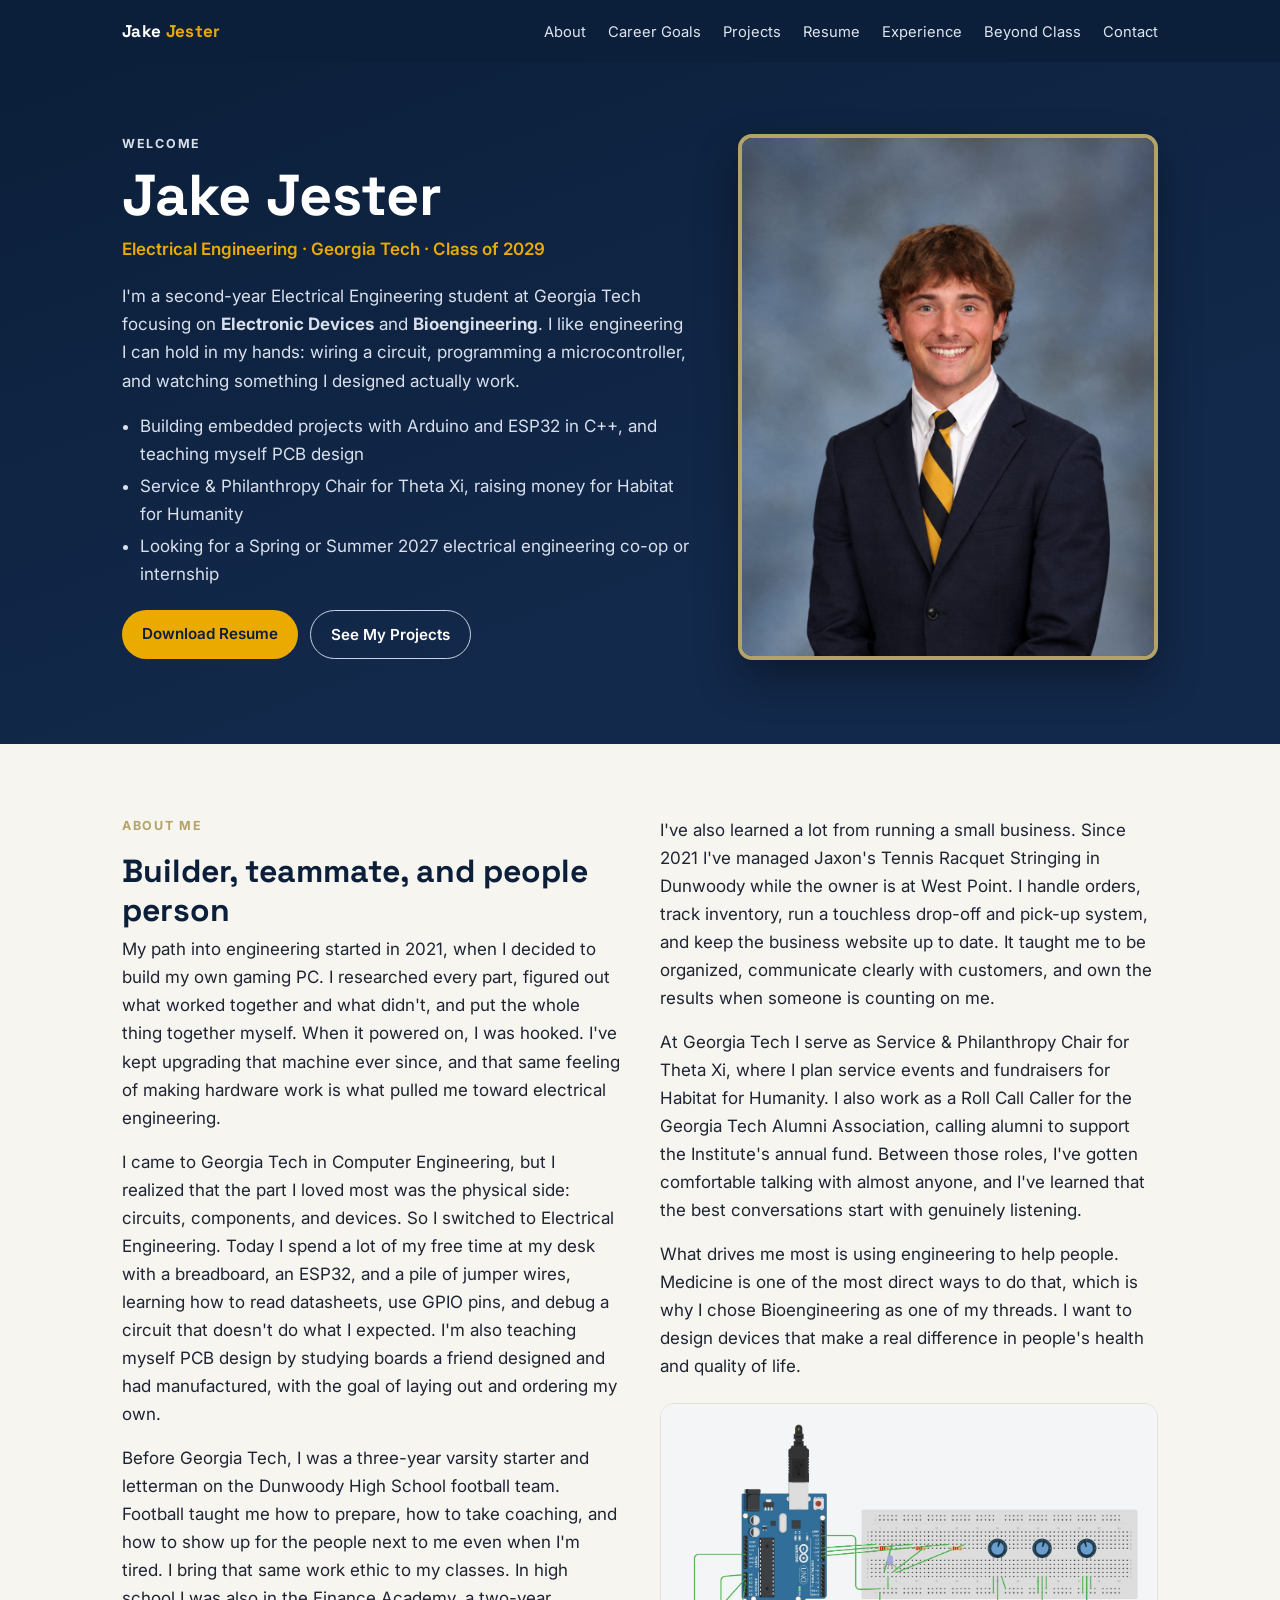
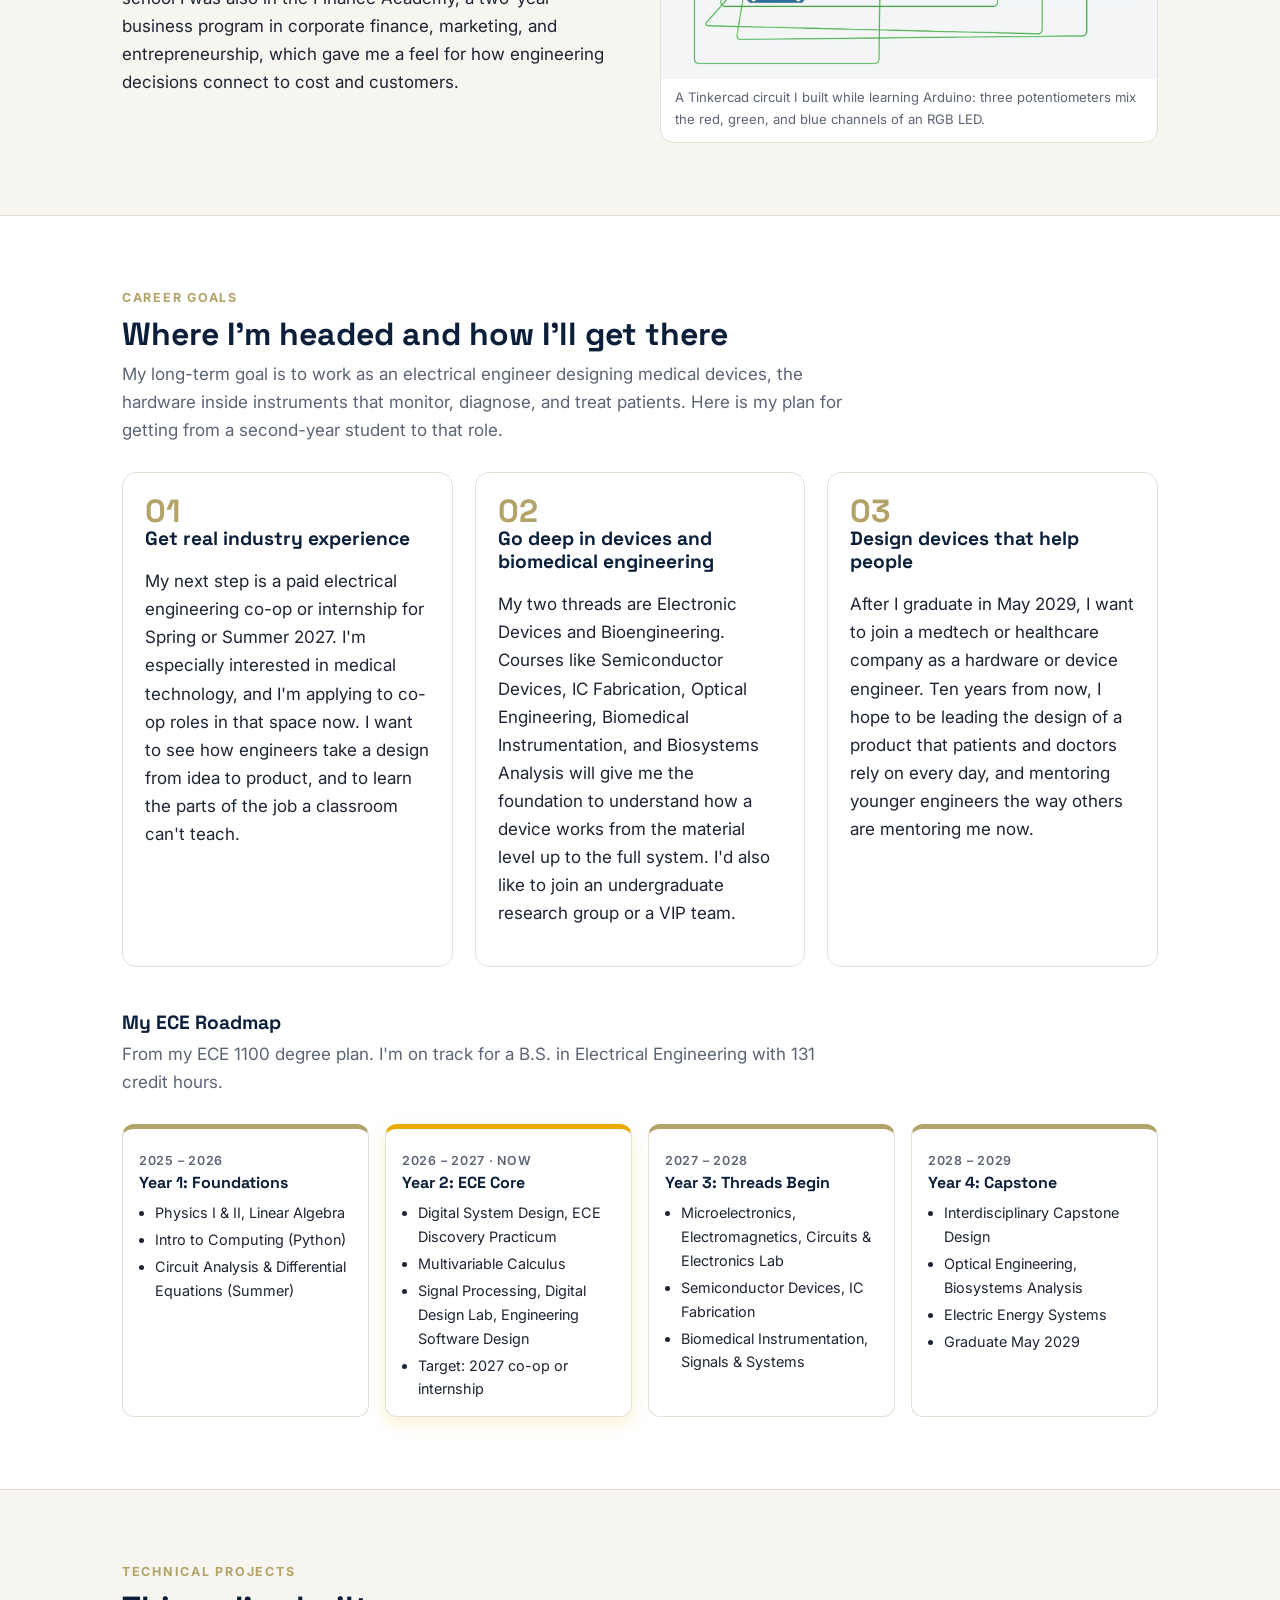
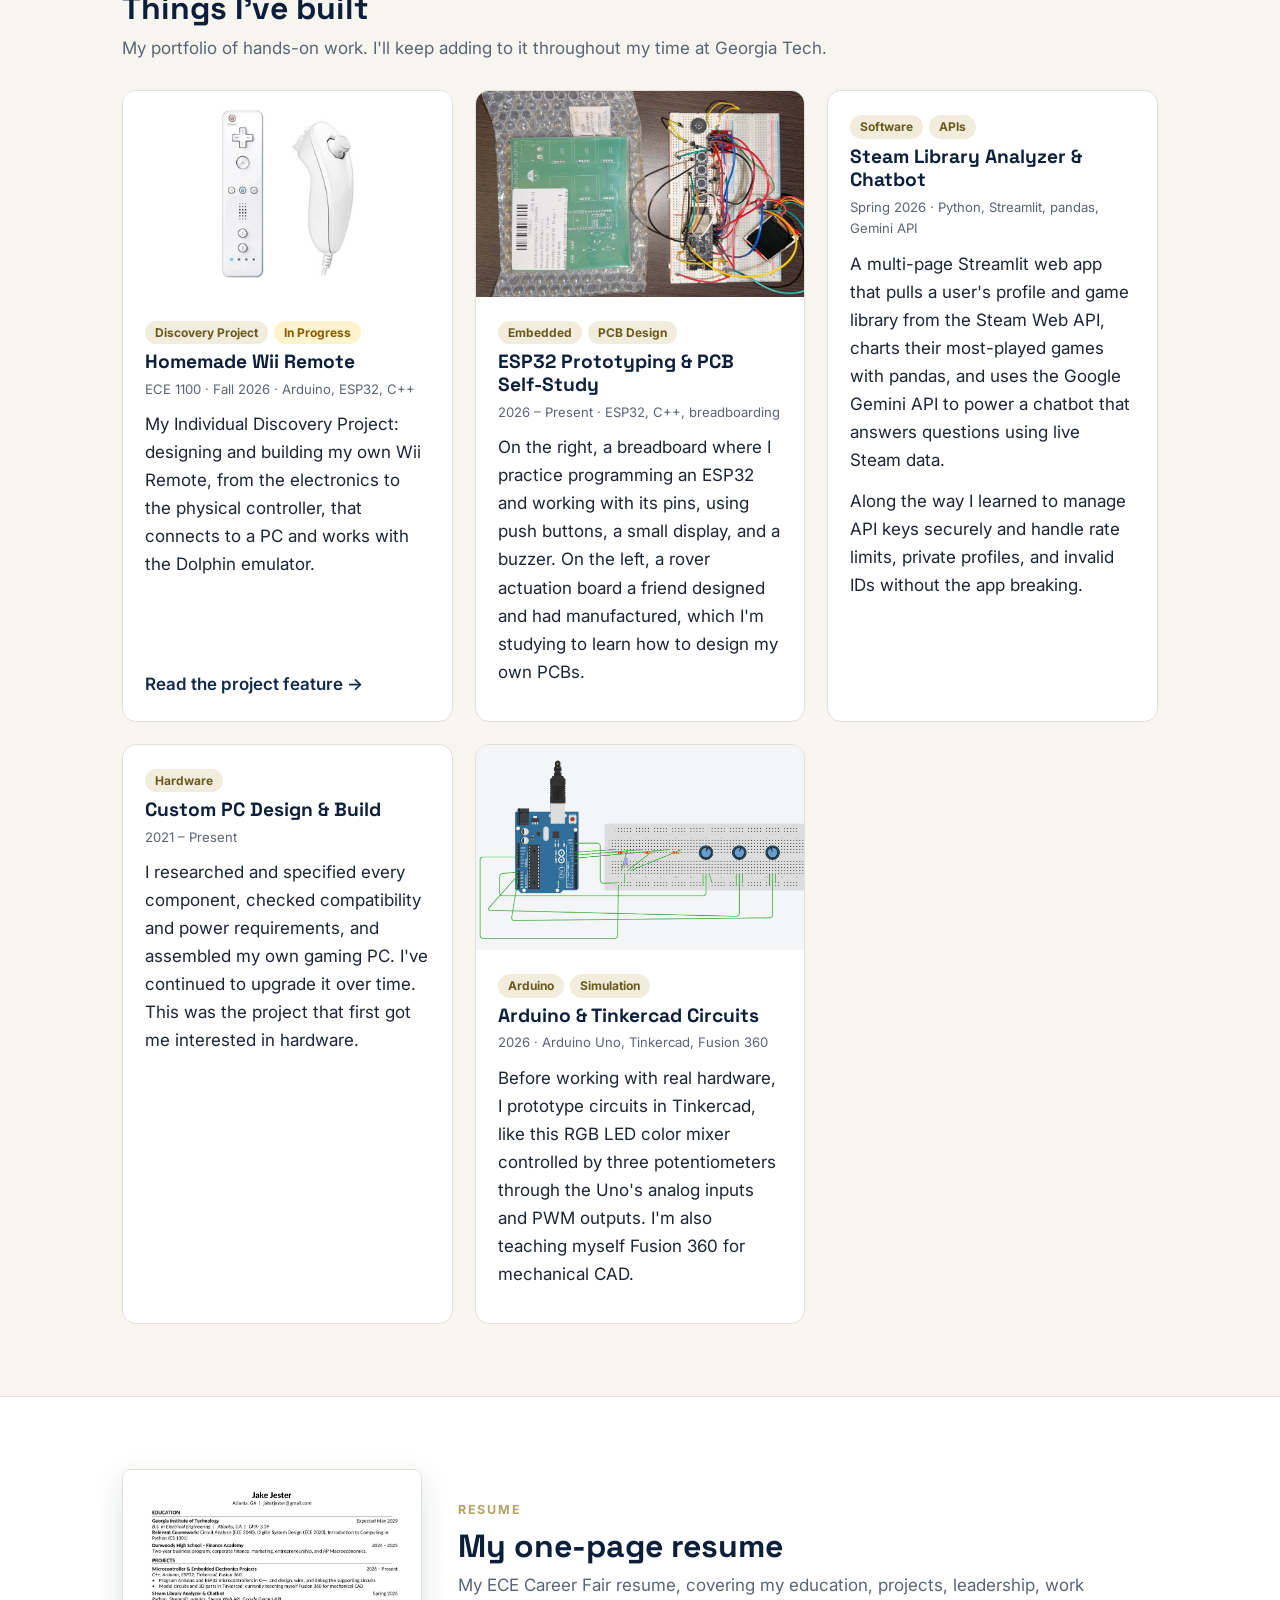
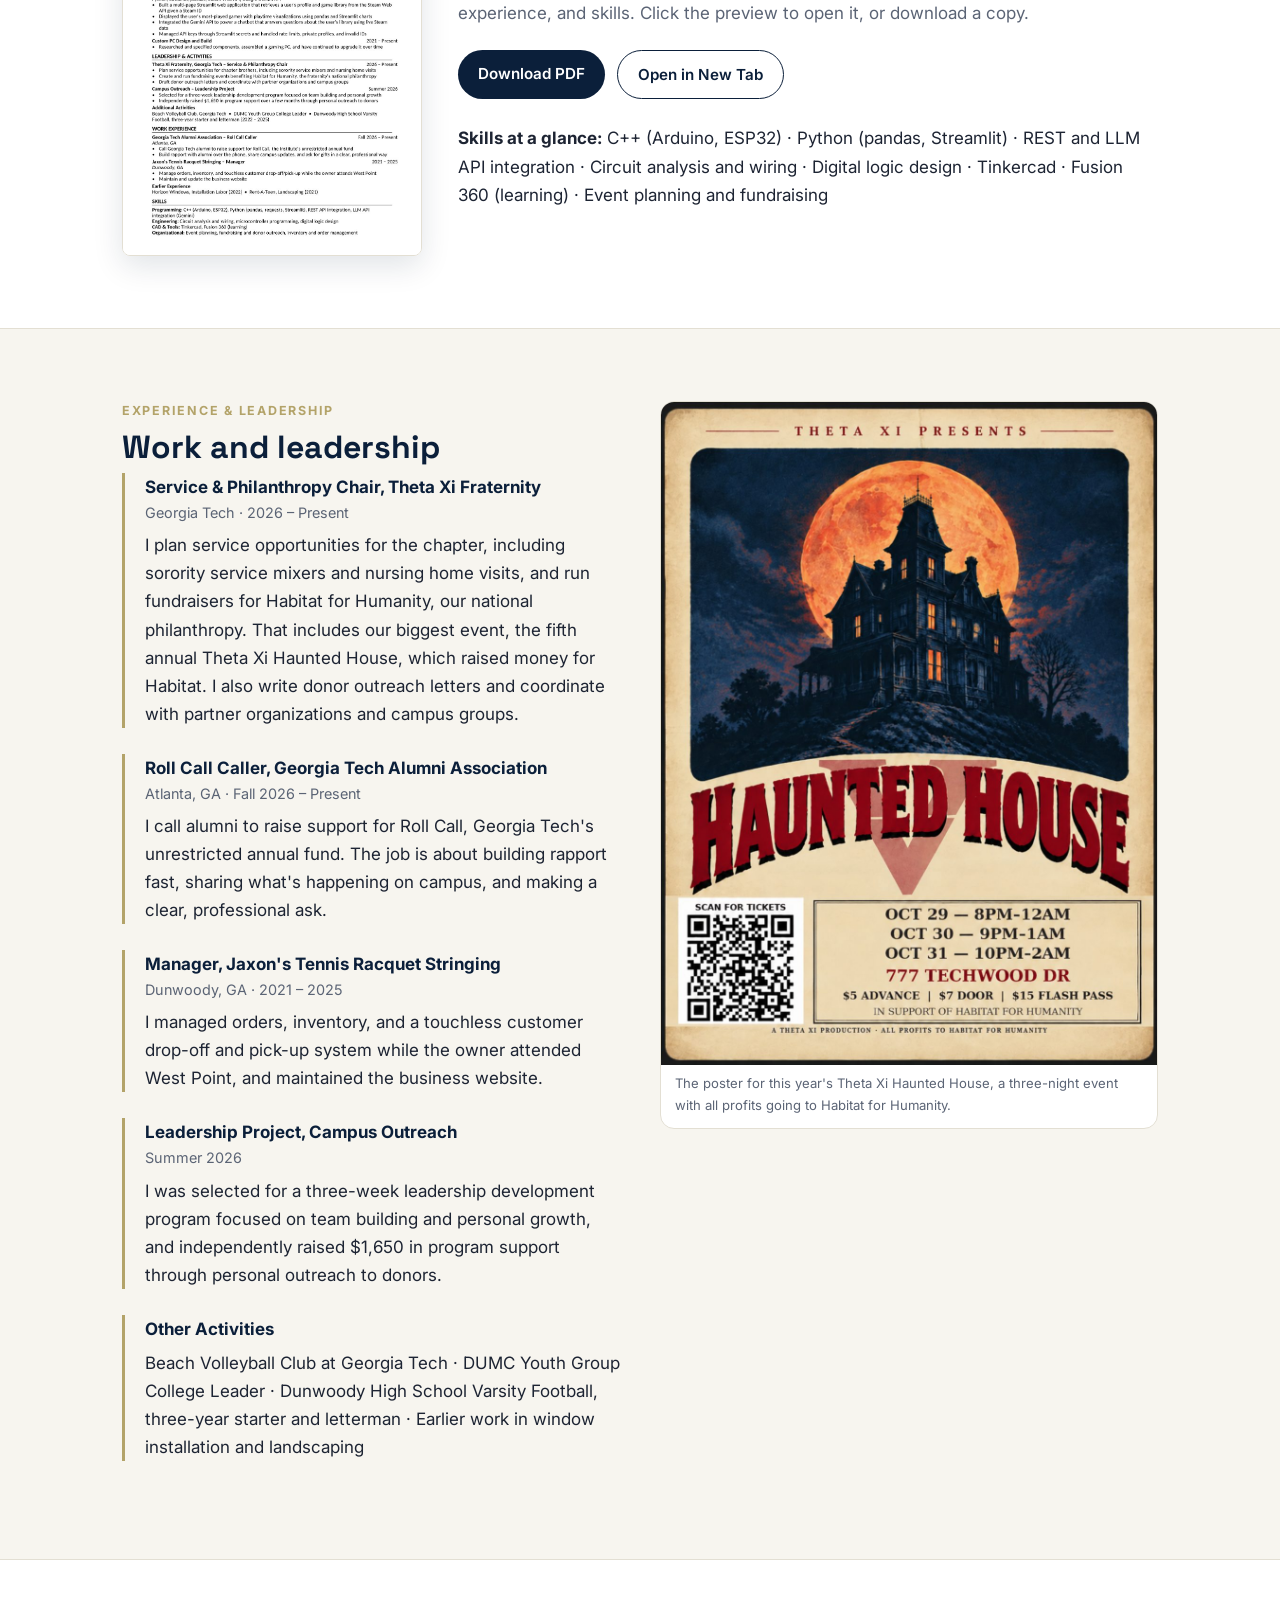
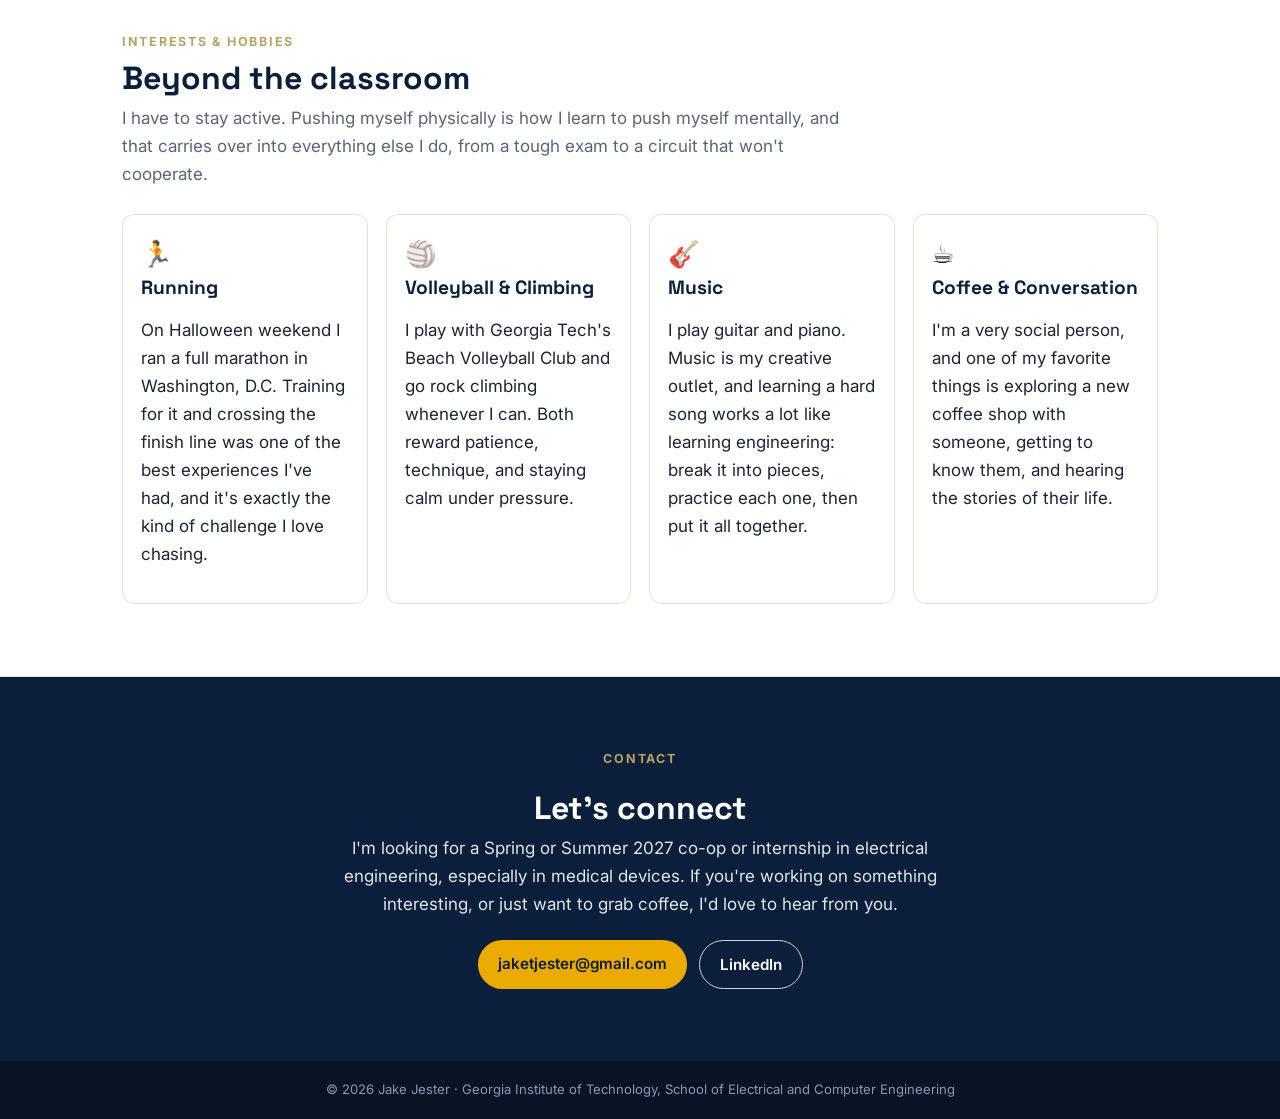
<file: index.html>
<!DOCTYPE html>
<html lang="en">
<head>
  <meta charset="utf-8">
  <meta name="viewport" content="width=device-width, initial-scale=1">
  <title>Jake Jester | Electrical Engineering at Georgia Tech</title>
  <meta name="description" content="ePortfolio of Jake Jester, Electrical Engineering student at Georgia Tech focused on electronic devices and bioengineering.">
  <link rel="preconnect" href="https://fonts.googleapis.com">
  <link rel="preconnect" href="https://fonts.gstatic.com" crossorigin>
  <link href="https://fonts.googleapis.com/css2?family=Inter:wght@400;600;700&family=Space+Grotesk:wght@500;700&display=swap" rel="stylesheet">
  <link rel="stylesheet" href="style.css">
</head>
<body>

<nav class="nav">
  <div class="wrap">
    <a class="brand" href="#top">Jake <span>Jester</span></a>
    <button class="menu-btn" aria-label="Open menu" onclick="document.getElementById('menu').classList.toggle('open')">Menu</button>
    <ul id="menu" onclick="this.classList.remove('open')">
      <li><a href="#about">About</a></li>
      <li><a href="#goals">Career Goals</a></li>
      <li><a href="#projects">Projects</a></li>
      <li><a href="#resume">Resume</a></li>
      <li><a href="#experience">Experience</a></li>
      <li><a href="#life">Beyond Class</a></li>
      <li><a href="#contact">Contact</a></li>
    </ul>
  </div>
</nav>

<!-- WELCOME -->
<header class="hero" id="top">
  <div class="wrap">
    <div>
      <p class="eyebrow">Welcome</p>
      <h1>Jake Jester</h1>
      <p class="tag">Electrical Engineering &middot; Georgia Tech &middot; Class of 2029</p>
      <p>I'm a second-year Electrical Engineering student at Georgia Tech focusing on <strong>Electronic Devices</strong> and <strong>Bioengineering</strong>. I like engineering I can hold in my hands: wiring a circuit, programming a microcontroller, and watching something I designed actually work.</p>
      <ul>
        <li>Building embedded projects with Arduino and ESP32 in C++, and teaching myself PCB design</li>
        <li>Service &amp; Philanthropy Chair for Theta Xi, raising money for Habitat for Humanity</li>
        <li>Looking for a Spring or Summer 2027 electrical engineering co-op or internship</li>
      </ul>
      <div class="btns">
        <a class="btn gold" href="Jake_Jester_Resume.pdf" download>Download Resume</a>
        <a class="btn ghost" href="#projects">See My Projects</a>
      </div>
    </div>
    <img src="images/headshot.jpg" alt="Portrait of Jake Jester in a navy suit and gold and navy striped tie">
  </div>
</header>

<!-- ABOUT -->
<section id="about">
  <div class="wrap two-col">
    <div class="prose">
      <p class="eyebrow">About Me</p>
      <h2>Builder, teammate, and people person</h2>
      <p>My path into engineering started in 2021, when I decided to build my own gaming PC. I researched every part, figured out what worked together and what didn't, and put the whole thing together myself. When it powered on, I was hooked. I've kept upgrading that machine ever since, and that same feeling of making hardware work is what pulled me toward electrical engineering.</p>
      <p>I came to Georgia Tech in Computer Engineering, but I realized that the part I loved most was the physical side: circuits, components, and devices. So I switched to Electrical Engineering. Today I spend a lot of my free time at my desk with a breadboard, an ESP32, and a pile of jumper wires, learning how to read datasheets, use GPIO pins, and debug a circuit that doesn't do what I expected. I'm also teaching myself PCB design by studying boards a friend designed and had manufactured, with the goal of laying out and ordering my own.</p>
      <p>Before Georgia Tech, I was a three-year varsity starter and letterman on the Dunwoody High School football team. Football taught me how to prepare, how to take coaching, and how to show up for the people next to me even when I'm tired. I bring that same work ethic to my classes. In high school I was also in the Finance Academy, a two-year business program in corporate finance, marketing, and entrepreneurship, which gave me a feel for how engineering decisions connect to cost and customers.</p>
    </div>
    <div class="prose">
      <p>I've also learned a lot from running a small business. Since 2021 I've managed Jaxon's Tennis Racquet Stringing in Dunwoody while the owner is at West Point. I handle orders, track inventory, run a touchless drop-off and pick-up system, and keep the business website up to date. It taught me to be organized, communicate clearly with customers, and own the results when someone is counting on me.</p>
      <p>At Georgia Tech I serve as Service &amp; Philanthropy Chair for Theta Xi, where I plan service events and fundraisers for Habitat for Humanity. I also work as a Roll Call Caller for the Georgia Tech Alumni Association, calling alumni to support the Institute's annual fund. Between those roles, I've gotten comfortable talking with almost anyone, and I've learned that the best conversations start with genuinely listening.</p>
      <p>What drives me most is using engineering to help people. Medicine is one of the most direct ways to do that, which is why I chose Bioengineering as one of my threads. I want to design devices that make a real difference in people's health and quality of life.</p>
      <figure class="photo" style="margin-top:1.4rem">
        <img src="images/tinkercad-rgb-circuit.jpg" alt="Tinkercad schematic of an Arduino Uno controlling an RGB LED with three potentiometers on a breadboard">
        <figcaption style="padding:0 14px 12px">A Tinkercad circuit I built while learning Arduino: three potentiometers mix the red, green, and blue channels of an RGB LED.</figcaption>
      </figure>
    </div>
  </div>
</section>

<!-- CAREER GOALS -->
<section id="goals" class="alt">
  <div class="wrap">
    <p class="eyebrow">Career Goals</p>
    <h2>Where I'm headed and how I'll get there</h2>
    <p class="lede">My long-term goal is to work as an electrical engineer designing medical devices, the hardware inside instruments that monitor, diagnose, and treat patients. Here is my plan for getting from a second-year student to that role.</p>

    <div class="goals">
      <div class="goal">
        <div class="num">01</div>
        <h3>Get real industry experience</h3>
        <p>My next step is a paid electrical engineering co-op or internship for Spring or Summer 2027. I'm especially interested in medical technology, and I'm applying to co-op roles in that space now. I want to see how engineers take a design from idea to product, and to learn the parts of the job a classroom can't teach.</p>
      </div>
      <div class="goal">
        <div class="num">02</div>
        <h3>Go deep in devices and biomedical engineering</h3>
        <p>My two threads are Electronic Devices and Bioengineering. Courses like Semiconductor Devices, IC Fabrication, Optical Engineering, Biomedical Instrumentation, and Biosystems Analysis will give me the foundation to understand how a device works from the material level up to the full system. I'd also like to join an undergraduate research group or a VIP team.</p>
      </div>
      <div class="goal">
        <div class="num">03</div>
        <h3>Design devices that help people</h3>
        <p>After I graduate in May 2029, I want to join a medtech or healthcare company as a hardware or device engineer. Ten years from now, I hope to be leading the design of a product that patients and doctors rely on every day, and mentoring younger engineers the way others are mentoring me now.</p>
      </div>
    </div>

    <h3 style="margin-top:44px">My ECE Roadmap</h3>
    <p class="lede">From my ECE 1100 degree plan. I'm on track for a B.S. in Electrical Engineering with 131 credit hours.</p>
    <div class="roadmap">
      <div class="term">
        <span class="when">2025 &ndash; 2026</span>
        <h3>Year 1: Foundations</h3>
        <ul>
          <li>Physics I &amp; II, Linear Algebra</li>
          <li>Intro to Computing (Python)</li>
          <li>Circuit Analysis &amp; Differential Equations (Summer)</li>
        </ul>
      </div>
      <div class="term now">
        <span class="when">2026 &ndash; 2027 &middot; Now</span>
        <h3>Year 2: ECE Core</h3>
        <ul>
          <li>Digital System Design, ECE Discovery Practicum</li>
          <li>Multivariable Calculus</li>
          <li>Signal Processing, Digital Design Lab, Engineering Software Design</li>
          <li>Target: 2027 co-op or internship</li>
        </ul>
      </div>
      <div class="term">
        <span class="when">2027 &ndash; 2028</span>
        <h3>Year 3: Threads Begin</h3>
        <ul>
          <li>Microelectronics, Electromagnetics, Circuits &amp; Electronics Lab</li>
          <li>Semiconductor Devices, IC Fabrication</li>
          <li>Biomedical Instrumentation, Signals &amp; Systems</li>
        </ul>
      </div>
      <div class="term">
        <span class="when">2028 &ndash; 2029</span>
        <h3>Year 4: Capstone</h3>
        <ul>
          <li>Interdisciplinary Capstone Design</li>
          <li>Optical Engineering, Biosystems Analysis</li>
          <li>Electric Energy Systems</li>
          <li>Graduate May 2029</li>
        </ul>
      </div>
    </div>
  </div>
</section>

<!-- PROJECTS -->
<section id="projects">
  <div class="wrap">
    <p class="eyebrow">Technical Projects</p>
    <h2>Things I've built</h2>
    <p class="lede">My portfolio of hands-on work. I'll keep adding to it throughout my time at Georgia Tech.</p>
    <div class="grid">
      <article class="card">
        <img src="images/wii-remote.jpg" alt="White Wii Remote and Nunchuk controller" style="object-fit:contain;background:#fff;padding:12px">
        <div class="body">
          <div><span class="pill">Discovery Project</span><span class="pill live">In Progress</span></div>
          <h3>Homemade Wii Remote</h3>
          <p class="meta">ECE 1100 &middot; Fall 2026 &middot; Arduino, ESP32, C++</p>
          <p>My Individual Discovery Project: designing and building my own Wii Remote, from the electronics to the physical controller, that connects to a PC and works with the Dolphin emulator.</p>
          <a class="more" href="wii-remote.html">Read the project feature &rarr;</a>
        </div>
      </article>
      <article class="card">
        <img src="images/esp32-and-pcb.jpg" alt="An ESP32 breadboard prototype with buttons and a small display next to a green printed circuit board in its shipping bag">
        <div class="body">
          <div><span class="pill">Embedded</span><span class="pill">PCB Design</span></div>
          <h3>ESP32 Prototyping &amp; PCB Self-Study</h3>
          <p class="meta">2026 &ndash; Present &middot; ESP32, C++, breadboarding</p>
          <p>On the right, a breadboard where I practice programming an ESP32 and working with its pins, using push buttons, a small display, and a buzzer. On the left, a rover actuation board a friend designed and had manufactured, which I'm studying to learn how to design my own PCBs.</p>
        </div>
      </article>
      <article class="card">
        <div class="body">
          <div><span class="pill">Software</span><span class="pill">APIs</span></div>
          <h3>Steam Library Analyzer &amp; Chatbot</h3>
          <p class="meta">Spring 2026 &middot; Python, Streamlit, pandas, Gemini API</p>
          <p>A multi-page Streamlit web app that pulls a user's profile and game library from the Steam Web API, charts their most-played games with pandas, and uses the Google Gemini API to power a chatbot that answers questions using live Steam data.</p>
          <p>Along the way I learned to manage API keys securely and handle rate limits, private profiles, and invalid IDs without the app breaking.</p>
        </div>
      </article>
      <article class="card">
        <div class="body">
          <div><span class="pill">Hardware</span></div>
          <h3>Custom PC Design &amp; Build</h3>
          <p class="meta">2021 &ndash; Present</p>
          <p>I researched and specified every component, checked compatibility and power requirements, and assembled my own gaming PC. I've continued to upgrade it over time. This was the project that first got me interested in hardware.</p>
        </div>
      </article>
      <article class="card">
        <img src="images/tinkercad-rgb-circuit.jpg" alt="Tinkercad Arduino circuit with RGB LED and potentiometers">
        <div class="body">
          <div><span class="pill">Arduino</span><span class="pill">Simulation</span></div>
          <h3>Arduino &amp; Tinkercad Circuits</h3>
          <p class="meta">2026 &middot; Arduino Uno, Tinkercad, Fusion 360</p>
          <p>Before working with real hardware, I prototype circuits in Tinkercad, like this RGB LED color mixer controlled by three potentiometers through the Uno's analog inputs and PWM outputs. I'm also teaching myself Fusion 360 for mechanical CAD.</p>
        </div>
      </article>
    </div>
  </div>
</section>

<!-- RESUME -->
<section id="resume" class="alt">
  <div class="wrap resume-box">
    <a href="Jake_Jester_Resume.pdf" target="_blank" rel="noopener"><img src="images/resume-preview.jpg" alt="Preview of Jake Jester's one-page resume"></a>
    <div>
      <p class="eyebrow">Resume</p>
      <h2>My one-page resume</h2>
      <p class="lede">My ECE Career Fair resume, covering my education, projects, leadership, work experience, and skills. Click the preview to open it, or download a copy.</p>
      <div class="btns">
        <a class="btn navy" href="Jake_Jester_Resume.pdf" download>Download PDF</a>
        <a class="btn outline" href="Jake_Jester_Resume.pdf" target="_blank" rel="noopener">Open in New Tab</a>
      </div>
      <p style="margin-top:1.6rem"><strong>Skills at a glance:</strong> C++ (Arduino, ESP32) &middot; Python (pandas, Streamlit) &middot; REST and LLM API integration &middot; Circuit analysis and wiring &middot; Digital logic design &middot; Tinkercad &middot; Fusion 360 (learning) &middot; Event planning and fundraising</p>
    </div>
  </div>
</section>

<!-- EXPERIENCE -->
<section id="experience">
  <div class="wrap two-col">
    <div>
      <p class="eyebrow">Experience &amp; Leadership</p>
      <h2>Work and leadership</h2>
      <div class="xp">
        <div class="role">Service &amp; Philanthropy Chair, Theta Xi Fraternity</div>
        <div class="where">Georgia Tech &middot; 2026 &ndash; Present</div>
        <p>I plan service opportunities for the chapter, including sorority service mixers and nursing home visits, and run fundraisers for Habitat for Humanity, our national philanthropy. That includes our biggest event, the fifth annual Theta Xi Haunted House, which raised money for Habitat. I also write donor outreach letters and coordinate with partner organizations and campus groups.</p>
      </div>
      <div class="xp">
        <div class="role">Roll Call Caller, Georgia Tech Alumni Association</div>
        <div class="where">Atlanta, GA &middot; Fall 2026 &ndash; Present</div>
        <p>I call alumni to raise support for Roll Call, Georgia Tech's unrestricted annual fund. The job is about building rapport fast, sharing what's happening on campus, and making a clear, professional ask.</p>
      </div>
      <div class="xp">
        <div class="role">Manager, Jaxon's Tennis Racquet Stringing</div>
        <div class="where">Dunwoody, GA &middot; 2021 &ndash; 2025</div>
        <p>I managed orders, inventory, and a touchless customer drop-off and pick-up system while the owner attended West Point, and maintained the business website.</p>
      </div>
      <div class="xp">
        <div class="role">Leadership Project, Campus Outreach</div>
        <div class="where">Summer 2026</div>
        <p>I was selected for a three-week leadership development program focused on team building and personal growth, and independently raised $1,650 in program support through personal outreach to donors.</p>
      </div>
      <div class="xp">
        <div class="role">Other Activities</div>
        <p>Beach Volleyball Club at Georgia Tech &middot; DUMC Youth Group College Leader &middot; Dunwoody High School Varsity Football, three-year starter and letterman &middot; Earlier work in window installation and landscaping</p>
      </div>
    </div>
    <figure class="photo">
      <img src="images/haunted-house-poster.jpg" alt="Poster for the Theta Xi Haunted House, October 29 to 31 at 777 Techwood Drive, in support of Habitat for Humanity">
      <figcaption style="padding:0 14px 12px">The poster for this year's Theta Xi Haunted House, a three-night event with all profits going to Habitat for Humanity.</figcaption>
    </figure>
  </div>
</section>

<!-- HOBBIES -->
<section id="life" class="alt">
  <div class="wrap">
    <p class="eyebrow">Interests &amp; Hobbies</p>
    <h2>Beyond the classroom</h2>
    <p class="lede">I have to stay active. Pushing myself physically is how I learn to push myself mentally, and that carries over into everything else I do, from a tough exam to a circuit that won't cooperate.</p>
    <div class="hobbies">
      <div class="hobby">
        <div class="icon" aria-hidden="true">🏃</div>
        <h3>Running</h3>
        <p>On Halloween weekend I ran a full marathon in Washington, D.C. Training for it and crossing the finish line was one of the best experiences I've had, and it's exactly the kind of challenge I love chasing.</p>
      </div>
      <div class="hobby">
        <div class="icon" aria-hidden="true">🏐</div>
        <h3>Volleyball &amp; Climbing</h3>
        <p>I play with Georgia Tech's Beach Volleyball Club and go rock climbing whenever I can. Both reward patience, technique, and staying calm under pressure.</p>
      </div>
      <div class="hobby">
        <div class="icon" aria-hidden="true">🎸</div>
        <h3>Music</h3>
        <p>I play guitar and piano. Music is my creative outlet, and learning a hard song works a lot like learning engineering: break it into pieces, practice each one, then put it all together.</p>
      </div>
      <div class="hobby">
        <div class="icon" aria-hidden="true">☕</div>
        <h3>Coffee &amp; Conversation</h3>
        <p>I'm a very social person, and one of my favorite things is exploring a new coffee shop with someone, getting to know them, and hearing the stories of their life.</p>
      </div>
    </div>
  </div>
</section>

<!-- CONTACT -->
<section id="contact" class="contact">
  <div class="wrap">
    <p class="eyebrow">Contact</p>
    <h2>Let's connect</h2>
    <p>I'm looking for a Spring or Summer 2027 co-op or internship in electrical engineering, especially in medical devices. If you're working on something interesting, or just want to grab coffee, I'd love to hear from you.</p>
    <div class="btns" style="justify-content:center">
      <a class="btn gold" href="mailto:jaketjester@gmail.com">jaketjester@gmail.com</a>
      <a class="btn ghost" href="https://www.linkedin.com/in/jake-jester-b5b870322" target="_blank" rel="noopener">LinkedIn</a>
    </div>
  </div>
</section>

<footer>
  <div class="wrap">&copy; 2026 Jake Jester &middot; Georgia Institute of Technology, School of Electrical and Computer Engineering</div>
</footer>

</body>
</html>
</file>
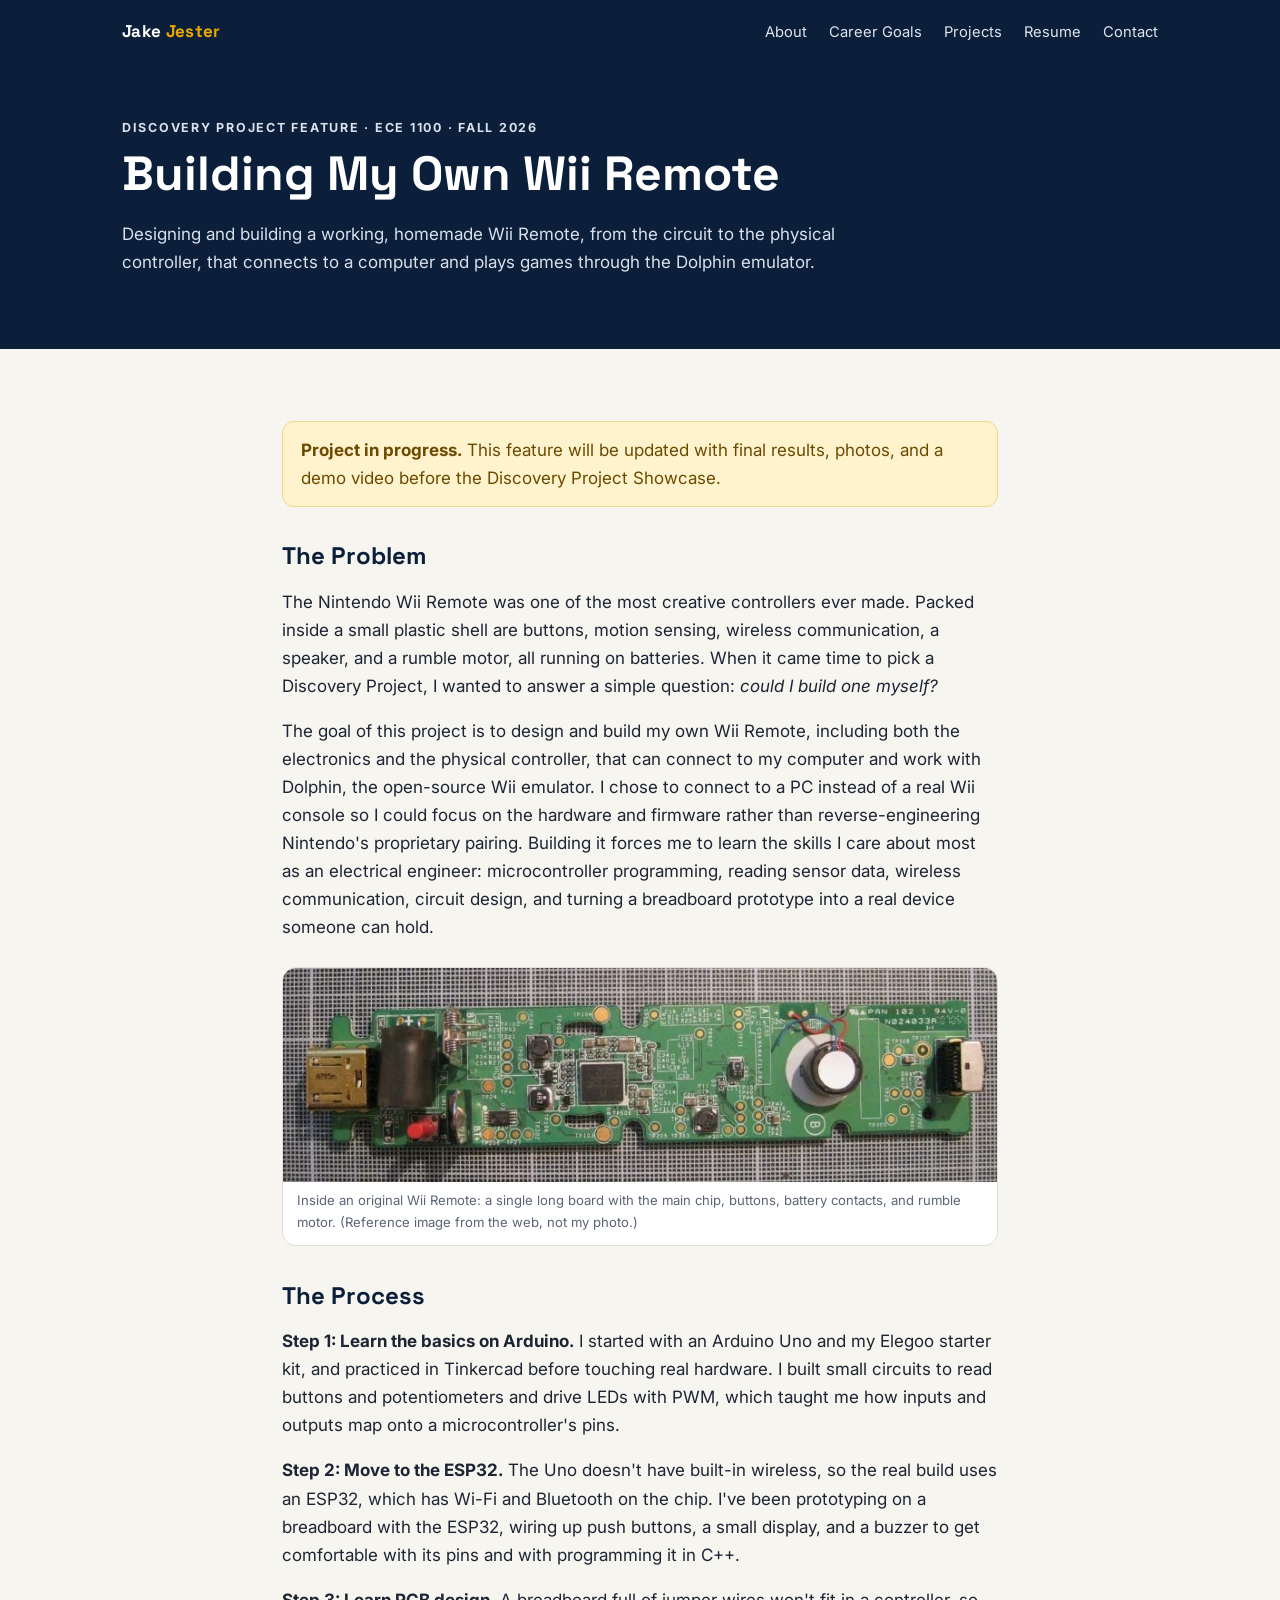
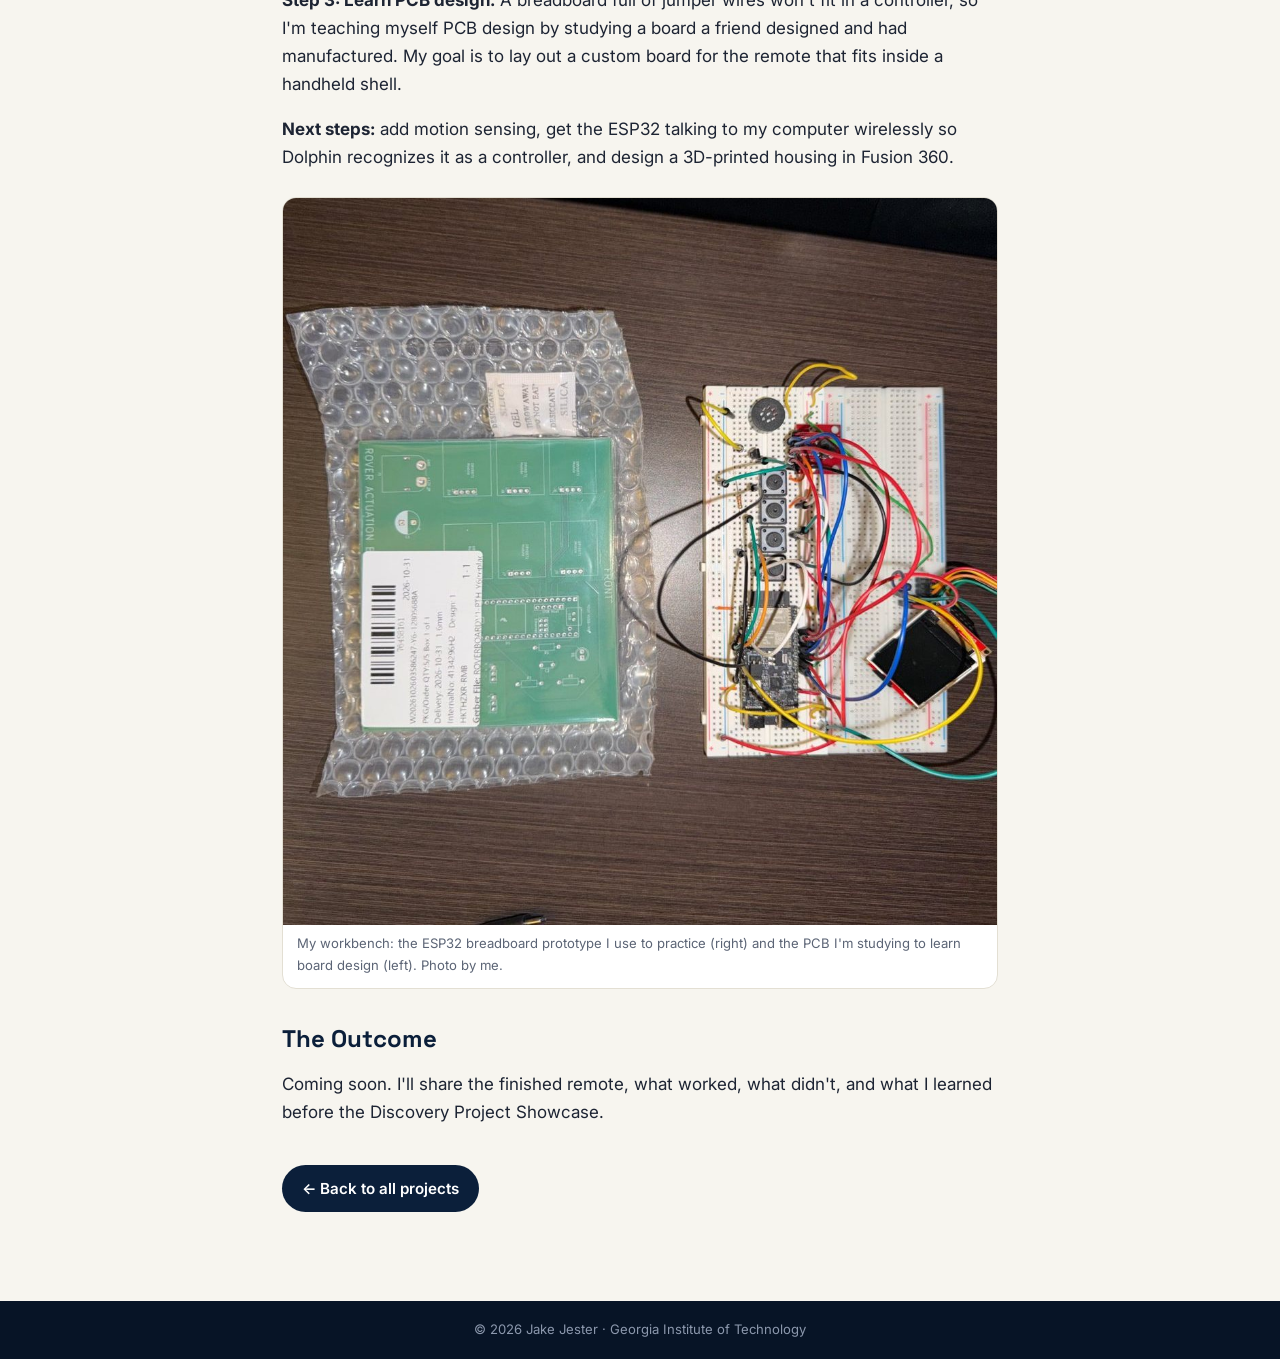
<file: wii-remote.html>
<!DOCTYPE html>
<html lang="en">
<head>
  <meta charset="utf-8">
  <meta name="viewport" content="width=device-width, initial-scale=1">
  <title>Discovery Project: Homemade Wii Remote | Jake Jester</title>
  <link rel="preconnect" href="https://fonts.googleapis.com">
  <link rel="preconnect" href="https://fonts.gstatic.com" crossorigin>
  <link href="https://fonts.googleapis.com/css2?family=Inter:wght@400;600;700&family=Space+Grotesk:wght@500;700&display=swap" rel="stylesheet">
  <link rel="stylesheet" href="style.css">
</head>
<body>

<nav class="nav">
  <div class="wrap">
    <a class="brand" href="index.html">Jake <span>Jester</span></a>
    <button class="menu-btn" aria-label="Open menu" onclick="document.getElementById('menu').classList.toggle('open')">Menu</button>
    <ul id="menu">
      <li><a href="index.html#about">About</a></li>
      <li><a href="index.html#goals">Career Goals</a></li>
      <li><a href="index.html#projects">Projects</a></li>
      <li><a href="index.html#resume">Resume</a></li>
      <li><a href="index.html#contact">Contact</a></li>
    </ul>
  </div>
</nav>

<header class="proj-hero">
  <div class="wrap">
    <p class="eyebrow">Discovery Project Feature &middot; ECE 1100 &middot; Fall 2026</p>
    <h1>Building My Own Wii Remote</h1>
    <p>Designing and building a working, homemade Wii Remote, from the circuit to the physical controller, that connects to a computer and plays games through the Dolphin emulator.</p>
  </div>
</header>

<section>
  <div class="wrap article">
    <div class="status"><strong>Project in progress.</strong> This feature will be updated with final results, photos, and a demo video before the Discovery Project Showcase.</div>

    <h2>The Problem</h2>
    <p>The Nintendo Wii Remote was one of the most creative controllers ever made. Packed inside a small plastic shell are buttons, motion sensing, wireless communication, a speaker, and a rumble motor, all running on batteries. When it came time to pick a Discovery Project, I wanted to answer a simple question: <em>could I build one myself?</em></p>
    <p>The goal of this project is to design and build my own Wii Remote, including both the electronics and the physical controller, that can connect to my computer and work with Dolphin, the open-source Wii emulator. I chose to connect to a PC instead of a real Wii console so I could focus on the hardware and firmware rather than reverse-engineering Nintendo's proprietary pairing. Building it forces me to learn the skills I care about most as an electrical engineer: microcontroller programming, reading sensor data, wireless communication, circuit design, and turning a breadboard prototype into a real device someone can hold.</p>

    <figure class="photo" style="margin:1.6rem 0">
      <img src="images/wii-remote-pcb.jpg" alt="The circuit board inside an original Nintendo Wii Remote">
      <figcaption style="padding:0 14px 12px">Inside an original Wii Remote: a single long board with the main chip, buttons, battery contacts, and rumble motor. (Reference image from the web, not my photo.)</figcaption>
    </figure>

    <h2>The Process</h2>
    <p><strong>Step 1: Learn the basics on Arduino.</strong> I started with an Arduino Uno and my Elegoo starter kit, and practiced in Tinkercad before touching real hardware. I built small circuits to read buttons and potentiometers and drive LEDs with PWM, which taught me how inputs and outputs map onto a microcontroller's pins.</p>
    <p><strong>Step 2: Move to the ESP32.</strong> The Uno doesn't have built-in wireless, so the real build uses an ESP32, which has Wi-Fi and Bluetooth on the chip. I've been prototyping on a breadboard with the ESP32, wiring up push buttons, a small display, and a buzzer to get comfortable with its pins and with programming it in C++.</p>
    <p><strong>Step 3: Learn PCB design.</strong> A breadboard full of jumper wires won't fit in a controller, so I'm teaching myself PCB design by studying a board a friend designed and had manufactured. My goal is to lay out a custom board for the remote that fits inside a handheld shell.</p>
    <p><strong>Next steps:</strong> add motion sensing, get the ESP32 talking to my computer wirelessly so Dolphin recognizes it as a controller, and design a 3D-printed housing in Fusion 360.</p>

    <figure class="photo" style="margin:1.6rem 0">
      <img src="images/esp32-and-pcb.jpg" alt="ESP32 breadboard prototype with push buttons and a display beside a manufactured green PCB">
      <figcaption style="padding:0 14px 12px">My workbench: the ESP32 breadboard prototype I use to practice (right) and the PCB I'm studying to learn board design (left). Photo by me.</figcaption>
    </figure>

    <h2>The Outcome</h2>
    <p>Coming soon. I'll share the finished remote, what worked, what didn't, and what I learned before the Discovery Project Showcase.</p>

    <p style="margin-top:2.4rem"><a class="btn navy" href="index.html#projects">&larr; Back to all projects</a></p>
  </div>
</section>

<footer>
  <div class="wrap">&copy; 2026 Jake Jester &middot; Georgia Institute of Technology</div>
</footer>
</body>
</html>
</file>
<file: style.css>
:root {
  --navy: #0b1f3a;
  --navy-2: #13294b;
  --gold: #b3a369;
  --gold-bright: #eaaa00;
  --ink: #1d2433;
  --muted: #5b6475;
  --bg: #f7f5ef;
  --card: #ffffff;
  --line: #e3dfd3;
  --radius: 14px;
  --max: 1080px;
}

* { box-sizing: border-box; }
html { scroll-behavior: smooth; scroll-padding-top: 72px; }
body {
  margin: 0;
  font-family: "Inter", system-ui, -apple-system, "Segoe UI", Roboto, sans-serif;
  color: var(--ink);
  background: var(--bg);
  line-height: 1.65;
  font-size: 17px;
}
img { max-width: 100%; display: block; }
a { color: var(--navy-2); }
h1, h2, h3 { font-family: "Space Grotesk", "Inter", system-ui, sans-serif; line-height: 1.2; color: var(--navy); }
h2 { font-size: 2rem; margin: 0 0 .4rem; }
h3 { font-size: 1.2rem; margin: 0 0 .35rem; }
.wrap { max-width: var(--max); margin: 0 auto; padding: 0 22px; }
.eyebrow { text-transform: uppercase; letter-spacing: .14em; font-size: .78rem; font-weight: 700; color: var(--gold); margin: 0 0 .4rem; }
.lede { color: var(--muted); max-width: 720px; margin-top: 0; }

/* Nav */
.nav { position: sticky; top: 0; z-index: 20; background: var(--navy); }
.nav .wrap { display: flex; align-items: center; justify-content: space-between; height: 62px; }
.brand { color: #fff; text-decoration: none; font-weight: 700; font-family: "Space Grotesk", sans-serif; letter-spacing: .02em; }
.brand span { color: var(--gold-bright); }
.nav ul { list-style: none; display: flex; gap: 22px; margin: 0; padding: 0; }
.nav ul a { color: #dfe5ef; text-decoration: none; font-size: .92rem; }
.nav ul a:hover { color: var(--gold-bright); }
.menu-btn { display: none; background: none; border: 1px solid #5a6b88; color: #fff; border-radius: 8px; padding: 6px 10px; font-size: .9rem; }

/* Hero */
.hero { background: linear-gradient(160deg, var(--navy) 0%, var(--navy-2) 70%); color: #fff; padding: 72px 0 84px; }
.hero .wrap { display: grid; grid-template-columns: 1.35fr 1fr; gap: 48px; align-items: center; }
.hero h1 { color: #fff; font-size: clamp(2.4rem, 5vw, 3.6rem); margin: 0 0 .3rem; }
.hero .tag { color: var(--gold-bright); font-weight: 600; margin: 0 0 1.2rem; }
.hero p { color: #d9e0ec; }
.hero ul { padding-left: 1.1rem; color: #d9e0ec; }
.hero ul li { margin: .25rem 0; }
.hero img { border-radius: var(--radius); border: 4px solid var(--gold); box-shadow: 0 20px 40px rgba(0,0,0,.35); aspect-ratio: 4/5; object-fit: cover; object-position: center 30%; width: 100%; }
.btns { display: flex; flex-wrap: wrap; gap: 12px; margin-top: 1.4rem; }
.btn { display: inline-block; padding: 11px 20px; border-radius: 999px; font-weight: 600; text-decoration: none; font-size: .95rem; }
.btn.gold { background: var(--gold-bright); color: var(--navy); }
.btn.ghost { border: 1.5px solid #c9d2e2; color: #fff; }
.btn.navy { background: var(--navy); color: #fff; }
.btn.outline { border: 1.5px solid var(--navy); color: var(--navy); }

/* Sections */
section { padding: 72px 0; }
section.alt { background: #fff; border-top: 1px solid var(--line); border-bottom: 1px solid var(--line); }
.two-col { display: grid; grid-template-columns: 1fr 1fr; gap: 40px; align-items: start; }
.prose p { margin: 0 0 1rem; }

.card { background: var(--card); border: 1px solid var(--line); border-radius: var(--radius); overflow: hidden; display: flex; flex-direction: column; }
.card .body { padding: 20px 22px 22px; flex: 1; display: flex; flex-direction: column; }
.card .meta { font-size: .82rem; color: var(--muted); margin: 0 0 .6rem; }
.card p { margin: 0 0 .8rem; }
.card img { aspect-ratio: 16/10; object-fit: cover; width: 100%; background: #eee; }
.card .more { margin-top: auto; font-weight: 600; text-decoration: none; }
.pill { display: inline-block; background: #f1ecdc; color: #6b5a1e; border-radius: 999px; padding: 2px 10px; font-size: .75rem; font-weight: 700; margin: 0 6px 6px 0; }
.pill.live { background: #fff3cd; color: #8a5a00; }
.grid { display: grid; grid-template-columns: repeat(3, 1fr); gap: 22px; margin-top: 28px; }
.grid.two { grid-template-columns: repeat(2, 1fr); }

figure { margin: 0; }
figcaption { font-size: .82rem; color: var(--muted); margin-top: .5rem; }
.photo { border-radius: var(--radius); overflow: hidden; border: 1px solid var(--line); background: #fff; }
.photo img { width: 100%; }

/* Roadmap */
.roadmap { display: grid; grid-template-columns: repeat(4, 1fr); gap: 16px; margin-top: 28px; position: relative; }
.term { background: #fff; border: 1px solid var(--line); border-top: 5px solid var(--gold); border-radius: 12px; padding: 16px 16px 12px; }
.term.now { border-top-color: var(--gold-bright); box-shadow: 0 6px 18px rgba(234,170,0,.18); }
.term h3 { font-size: 1rem; margin-bottom: .1rem; }
.term .when { font-size: .78rem; color: var(--muted); font-weight: 600; text-transform: uppercase; letter-spacing: .06em; }
.term ul { padding-left: 1rem; margin: .6rem 0 0; font-size: .9rem; }
.term li { margin: .2rem 0; }
.goals { display: grid; grid-template-columns: repeat(3, 1fr); gap: 22px; margin-top: 28px; }
.goal { background: #fff; border: 1px solid var(--line); border-radius: var(--radius); padding: 22px; }
.goal .num { font-family: "Space Grotesk", sans-serif; font-size: 2rem; font-weight: 700; color: var(--gold); line-height: 1; }

/* Resume */
.resume-box { display: grid; grid-template-columns: 300px 1fr; gap: 36px; align-items: center; }
.resume-box img { border: 1px solid var(--line); border-radius: 8px; box-shadow: 0 10px 30px rgba(11,31,58,.12); }

/* Experience */
.xp { border-left: 3px solid var(--gold); padding: 0 0 0 20px; margin: 0 0 26px; }
.xp .role { font-weight: 700; color: var(--navy); }
.xp .where { color: var(--muted); font-size: .9rem; }
.xp p { margin: .4rem 0 0; }

.hobbies { display: grid; grid-template-columns: repeat(4, 1fr); gap: 18px; margin-top: 26px; }
.hobby { background: #fff; border: 1px solid var(--line); border-radius: 12px; padding: 18px; }
.hobby .icon { font-size: 1.6rem; }

/* Contact / footer */
.contact { background: var(--navy); color: #dfe5ef; text-align: center; }
.contact h2 { color: #fff; }
.contact p { max-width: 640px; margin: 0 auto 1.2rem; }
footer { background: #071426; color: #8c98ad; text-align: center; font-size: .82rem; padding: 18px 0; }
footer a { color: #b9c4d6; }

/* Project page */
.proj-hero { background: var(--navy); color: #fff; padding: 56px 0; }
.proj-hero h1 { color: #fff; margin: .2rem 0 .6rem; font-size: clamp(2rem, 4vw, 3rem); }
.proj-hero p { color: #d9e0ec; max-width: 720px; }
.status { background: #fff3cd; border: 1px solid #f0d78c; color: #6b4a00; border-radius: 12px; padding: 14px 18px; margin: 0 0 32px; }
.article { max-width: 760px; }
.article h2 { font-size: 1.5rem; margin-top: 2.2rem; }

@media (max-width: 900px) {
  .hero .wrap, .two-col, .resume-box { grid-template-columns: 1fr; }
  .hero img { max-width: 340px; }
  .grid, .goals { grid-template-columns: 1fr 1fr; }
  .roadmap, .hobbies { grid-template-columns: 1fr 1fr; }
  .resume-box img { max-width: 320px; }
}
@media (max-width: 640px) {
  body { font-size: 16px; }
  .menu-btn { display: block; }
  .nav ul { display: none; position: absolute; top: 62px; left: 0; right: 0; background: var(--navy); flex-direction: column; gap: 0; padding: 8px 22px 16px; }
  .nav ul.open { display: flex; }
  .nav ul a { display: block; padding: 10px 0; }
  .grid, .grid.two, .goals, .roadmap, .hobbies { grid-template-columns: 1fr; }
  section { padding: 56px 0; }
}
</file>
